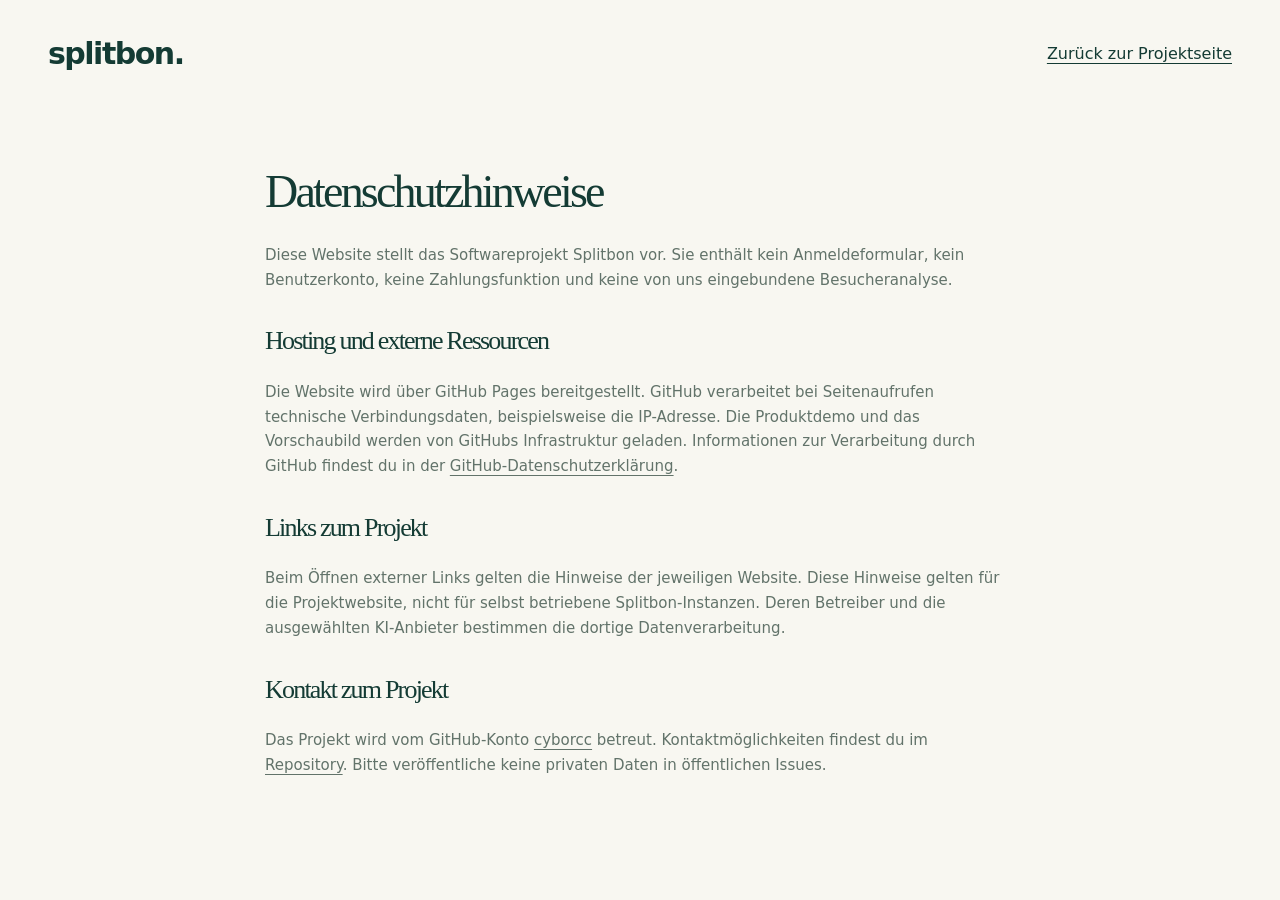
<file: privacy.html>
<!doctype html><html lang="de"><head><meta charset="utf-8"><meta name="viewport" content="width=device-width,initial-scale=1"><title>Datenschutzhinweise – Splitbon Projektwebsite</title><meta name="robots" content="noindex"><link rel="icon" href="./favicon.svg"><link rel="stylesheet" href="./styles.css"></head><body><header class="header wrap"><a class="brand" href="./">splitbon.</a><a href="./">Zurück zur Projektseite</a></header><main class="wrap legal"><h1>Datenschutzhinweise</h1><p>Diese Website stellt das Softwareprojekt Splitbon vor. Sie enthält kein Anmeldeformular, kein Benutzerkonto, keine Zahlungsfunktion und keine von uns eingebundene Besucheranalyse.</p><h2>Hosting und externe Ressourcen</h2><p>Die Website wird über GitHub Pages bereitgestellt. GitHub verarbeitet bei Seitenaufrufen technische Verbindungsdaten, beispielsweise die IP-Adresse. Die Produktdemo und das Vorschaubild werden von GitHubs Infrastruktur geladen. Informationen zur Verarbeitung durch GitHub findest du in der <a href="https://docs.github.com/en/site-policy/privacy-policies/github-general-privacy-statement">GitHub-Datenschutzerklärung</a>.</p><h2>Links zum Projekt</h2><p>Beim Öffnen externer Links gelten die Hinweise der jeweiligen Website. Diese Hinweise gelten für die Projektwebsite, nicht für selbst betriebene Splitbon-Instanzen. Deren Betreiber und die ausgewählten KI-Anbieter bestimmen die dortige Datenverarbeitung.</p><h2>Kontakt zum Projekt</h2><p>Das Projekt wird vom GitHub-Konto <a href="https://github.com/cyborcc">cyborcc</a> betreut. Kontaktmöglichkeiten findest du im <a href="https://github.com/cyborcc/splitbon">Repository</a>. Bitte veröffentliche keine privaten Daten in öffentlichen Issues.</p></main></body></html>
</file>
<file: styles.css>
:root{--ink:#143b34;--muted:#62736a;--paper:#f8f7f1;--line:#dddfd3;--lime:#d7ed8e;--serif:Georgia,'Times New Roman',serif;--sans:system-ui,-apple-system,BlinkMacSystemFont,'Segoe UI',sans-serif}*{box-sizing:border-box}html{scroll-behavior:smooth;scroll-padding-top:30px}body{margin:0;background:var(--paper);color:var(--ink);font-family:var(--sans);line-height:1.65}a{color:inherit;text-underline-offset:4px}a:focus-visible,summary:focus-visible{outline:3px solid #809f2d;outline-offset:6px}img{max-width:100%;display:block}.wrap{max-width:1200px;width:calc(100% - 96px);margin-inline:auto}.header{height:108px;display:flex;align-items:center;justify-content:space-between;gap:24px}.brand{font-size:30px;font-weight:800;letter-spacing:-1.5px;text-decoration:none;display:flex;align-items:center;gap:10px}.brand-dot{color:#8ba83a;margin-left:-10px}.brand-icon{background:var(--ink);color:var(--paper);border-radius:11px;width:35px;height:38px;font-size:25px;text-align:center;line-height:35px;letter-spacing:-5px;padding-right:5px}.brand-icon span{font-size:18px;color:var(--lime)}nav{display:flex;gap:30px}nav a,.nav-cta{font-size:13px;text-decoration:none;font-weight:600}.nav-cta{border:1px solid #9ba99b;border-radius:7px;padding:9px 17px}.nav-cta span{margin-left:15px}.skip{position:absolute;top:-80px;background:var(--ink);color:white;padding:12px;z-index:99}.skip:focus{top:0}.hero{display:grid;grid-template-columns:1.05fr 1fr;gap:60px;padding-block:65px 85px;align-items:center}.eyebrow{font-size:11px;font-weight:750;letter-spacing:2px;display:flex;align-items:center;gap:10px;margin:0 0 24px}.eyebrow>span{width:7px;height:7px;background:#7c9935;border-radius:50%}h1,h2,h3,p{margin-top:0}h1,h2{font-weight:400;font-family:var(--serif);letter-spacing:-2.8px;line-height:1.06}h1{font-size:clamp(48px,5.6vw,76px);margin-bottom:26px}h2{font-size:clamp(34px,4vw,50px);letter-spacing:-1.8px;margin-bottom:25px}h3{font-size:18px;letter-spacing:-.3px;margin-bottom:12px}.accent{color:#87a53e}.intro{font-size:17px;line-height:1.85;color:var(--muted);max-width:465px}.actions{display:flex;gap:15px;align-items:center;margin-top:30px}.button{display:inline-flex;align-items:center;gap:30px;padding:13px 21px;text-decoration:none;font-size:13px;font-weight:650;border-radius:6px}.primary{background:var(--ink);color:white}.button:hover{filter:brightness(1.12)}.text-button{padding-inline:10px;gap:12px}.hero-note{font-size:11px;color:var(--muted);margin:20px 0 0}.hero-art{min-height:490px;background:#e9ecdd;border-radius:160px 160px 18px 18px;position:relative;display:grid;place-items:center;padding:65px 45px 40px;background-image:radial-gradient(#bdc6b6 .7px,transparent .7px);background-size:14px 14px}.art-caption{position:absolute;top:28px;font-size:9px;letter-spacing:2px;font-weight:650}.receipt{background:#fffef9;width:292px;padding:24px 25px 27px;transform:rotate(-5deg);box-shadow:0 18px 28px #22382c16;clip-path:polygon(0 0,100% 0,100% 98%,97% 100%,94% 98%,91% 100%,88% 98%,85% 100%,82% 98%,79% 100%,76% 98%,73% 100%,70% 98%,67% 100%,64% 98%,61% 100%,58% 98%,55% 100%,52% 98%,49% 100%,46% 98%,43% 100%,40% 98%,37% 100%,34% 98%,31% 100%,28% 98%,25% 100%,22% 98%,19% 100%,16% 98%,13% 100%,10% 98%,7% 100%,4% 98%,0 100%)}.receipt-top{display:flex;align-items:center;gap:12px;font-size:9px;font-weight:750;letter-spacing:.7px}.receipt-top small{font-size:8px;color:#788177;font-weight:400;letter-spacing:0}.receipt-mark{font-family:var(--serif);font-size:34px;letter-spacing:-7px;padding-right:5px}.receipt-dash{border-top:1px dashed #bcc6b9;margin:17px 0}.receipt-label{font-size:8px;letter-spacing:1.3px;color:#7a8478;margin-bottom:18px}.receipt-line{display:flex;justify-content:space-between;font-size:12px}.receipt-line strong{font-size:12px}.people{display:flex;align-items:center;gap:4px;font-size:9px;color:#6a756a;margin:6px 0 17px}.avatar{display:inline-grid;place-items:center;width:20px;height:20px;border-radius:50%;font-size:8px;font-weight:650;color:#264735}.a{background:#e7edbe}.b{background:#e0daca}.c{background:#d8e7e2}.receipt-total{display:flex;justify-content:space-between;font-size:18px;font-weight:650}.receipt-foot{font-size:8px;color:#7a8478;margin-top:18px}.scan-badge{position:absolute;right:-15px;bottom:65px;display:flex;align-items:center;gap:10px;background:#fffef9;padding:14px 18px;border-radius:9px;box-shadow:0 8px 30px #193d3413;font-size:11px;font-weight:650;transform:rotate(4deg)}.scan-badge>span{display:grid;place-items:center;width:29px;height:29px;background:var(--lime);border-radius:50%}.scan-badge small{display:block;font-size:9px;color:var(--muted);font-weight:400}.art-scribble{position:absolute;left:28px;bottom:42px;font-size:65px;font-family:var(--serif);color:#7d963e;transform:rotate(-20deg)}.principles{border-block:1px solid var(--line)}.principles>.wrap{display:flex;justify-content:space-between;gap:20px;padding-block:21px;font-size:12px;font-weight:550}.principles span:before{content:'✳';margin-right:12px;color:#8ba83a}.section{padding-block:92px}.section-head{margin-bottom:48px}.steps{display:grid;grid-template-columns:repeat(3,1fr);gap:45px}.step-num{display:block;font-size:12px;font-family:monospace;color:#8a9b62;margin-bottom:25px}.steps p,.features p,.demo-layout p,.start-section p,.faq p{font-size:14px;color:var(--muted);line-height:1.85}.demo-section{padding-block:70px;background:#eceedf}.demo-layout{display:grid;grid-template-columns:.8fr 1.3fr;gap:75px;align-items:center}.inline-link{font-size:12px;font-weight:650}.demo-layout figure{margin:0;background:#fff;padding:12px;border:1px solid #d5d9cd;border-radius:12px;box-shadow:0 15px 40px #18392e0b}.demo-layout img{width:100%;height:auto;aspect-ratio:1100/720;object-fit:contain;background:#f4f5f0;border-radius:5px}.demo-layout figcaption{font-size:10px;color:var(--muted);padding:10px 3px 0}.features{display:grid;grid-template-columns:repeat(2,1fr);gap:36px 70px}.features article{border-top:1px solid var(--line);padding-top:24px}.feature-icon{display:block;font-size:27px;margin-bottom:14px}.features p{max-width:440px}.start-section{background:var(--ink);color:var(--paper);border-radius:16px;padding:58px;display:grid;grid-template-columns:1fr 1fr;gap:70px}.start-section .eyebrow{color:var(--lime)}.start-section p{color:#c6d1c7}.light{background:var(--lime);color:var(--ink);margin-top:10px}.setup-card{background:#234a40;border:1px solid #ffffff20;border-radius:10px;padding:25px;align-self:center}.terminal-title{display:flex;align-items:center;gap:5px}.terminal-title i{width:7px;height:7px;border-radius:50%;background:#7b9382}.terminal-title>span{font-size:10px;color:#c1cebf;margin-left:auto}.setup-card ul{padding:0;list-style:none;margin:25px 0}.setup-card li{font-size:12px;margin-block:13px}.setup-card li>span{font-family:monospace;color:var(--lime);margin-right:15px}.setup-card p{border-top:1px solid #ffffff20;font-size:11px;padding-top:17px;margin:0}.faq{display:grid;grid-template-columns:.7fr 1.3fr;gap:60px}.faq details{border-bottom:1px solid var(--line);padding-block:19px}.faq details:first-child{padding-top:0}.faq summary{list-style:none;cursor:pointer;font-weight:600;font-size:14px;display:flex;justify-content:space-between;gap:18px}.faq summary::-webkit-details-marker{display:none}.faq summary:after{content:'+';font-size:20px;font-weight:400}.faq details[open] summary:after{content:'−'}.faq details p{margin:17px 25px 0 0}.closing{border-top:1px solid var(--line);padding-block:38px;display:flex;justify-content:space-between;align-items:center;gap:20px}.closing p{font-family:var(--serif);font-size:26px;margin:0;letter-spacing:-.5px}.closing>a{font-size:12px;font-weight:650}.footer{border-top:1px solid var(--line);display:flex;justify-content:space-between;align-items:flex-start;padding-block:35px 50px;gap:35px}.footer>.brand{font-size:25px}.footer p{font-size:11px;color:var(--muted);margin:0}.footer small{font-size:10px}.footer>div{display:flex;gap:20px;font-size:10px}.legal{max-width:750px;min-height:65vh;padding-block:60px}.legal h1{font-size:46px}.legal h2{font-size:26px;margin-top:35px}.legal p{font-size:15px;color:var(--muted)}@media(max-width:950px){.wrap{width:calc(100% - 48px)}.hero{gap:25px}.hero-art{padding-inline:20px;min-height:465px}.receipt{width:255px}.scan-badge{right:-7px;padding:10px}.actions{gap:4px}.button{padding:12px 15px;gap:15px}.demo-layout{gap:35px}.start-section{padding:35px;gap:30px}.footer>div{flex-wrap:wrap;gap:12px}}@media(max-width:700px){.wrap{width:calc(100% - 40px)}.header{height:85px}.brand{font-size:27px}nav{display:none}.hero{grid-template-columns:1fr;padding-block:35px 50px;gap:40px}h1{font-size:58px}.intro{font-size:16px}.hero-art{max-width:430px;width:100%;margin:auto;min-height:465px}.receipt{width:280px}.scan-badge{right:-5px;bottom:45px}.art-caption{top:27px}.principles>.wrap{display:grid;grid-template-columns:1fr 1fr;font-size:10px;gap:13px}.section{padding-block:60px}.section-head{margin-bottom:32px}.steps{grid-template-columns:1fr;gap:20px}.steps article{border-top:1px solid var(--line);padding-top:20px}.step-num{margin-bottom:12px}.demo-layout{grid-template-columns:1fr;gap:30px}.demo-section{padding-block:50px}.features{grid-template-columns:1fr;gap:16px}.start-section{grid-template-columns:1fr;padding:30px 23px;gap:30px}.faq{grid-template-columns:1fr;gap:20px}.closing{align-items:flex-start;flex-direction:column}.footer{flex-wrap:wrap}.footer>div{width:100%}.art-scribble{left:12px}.legal h1{font-size:38px}}@media(prefers-reduced-motion:reduce){html{scroll-behavior:auto}}
</file>
